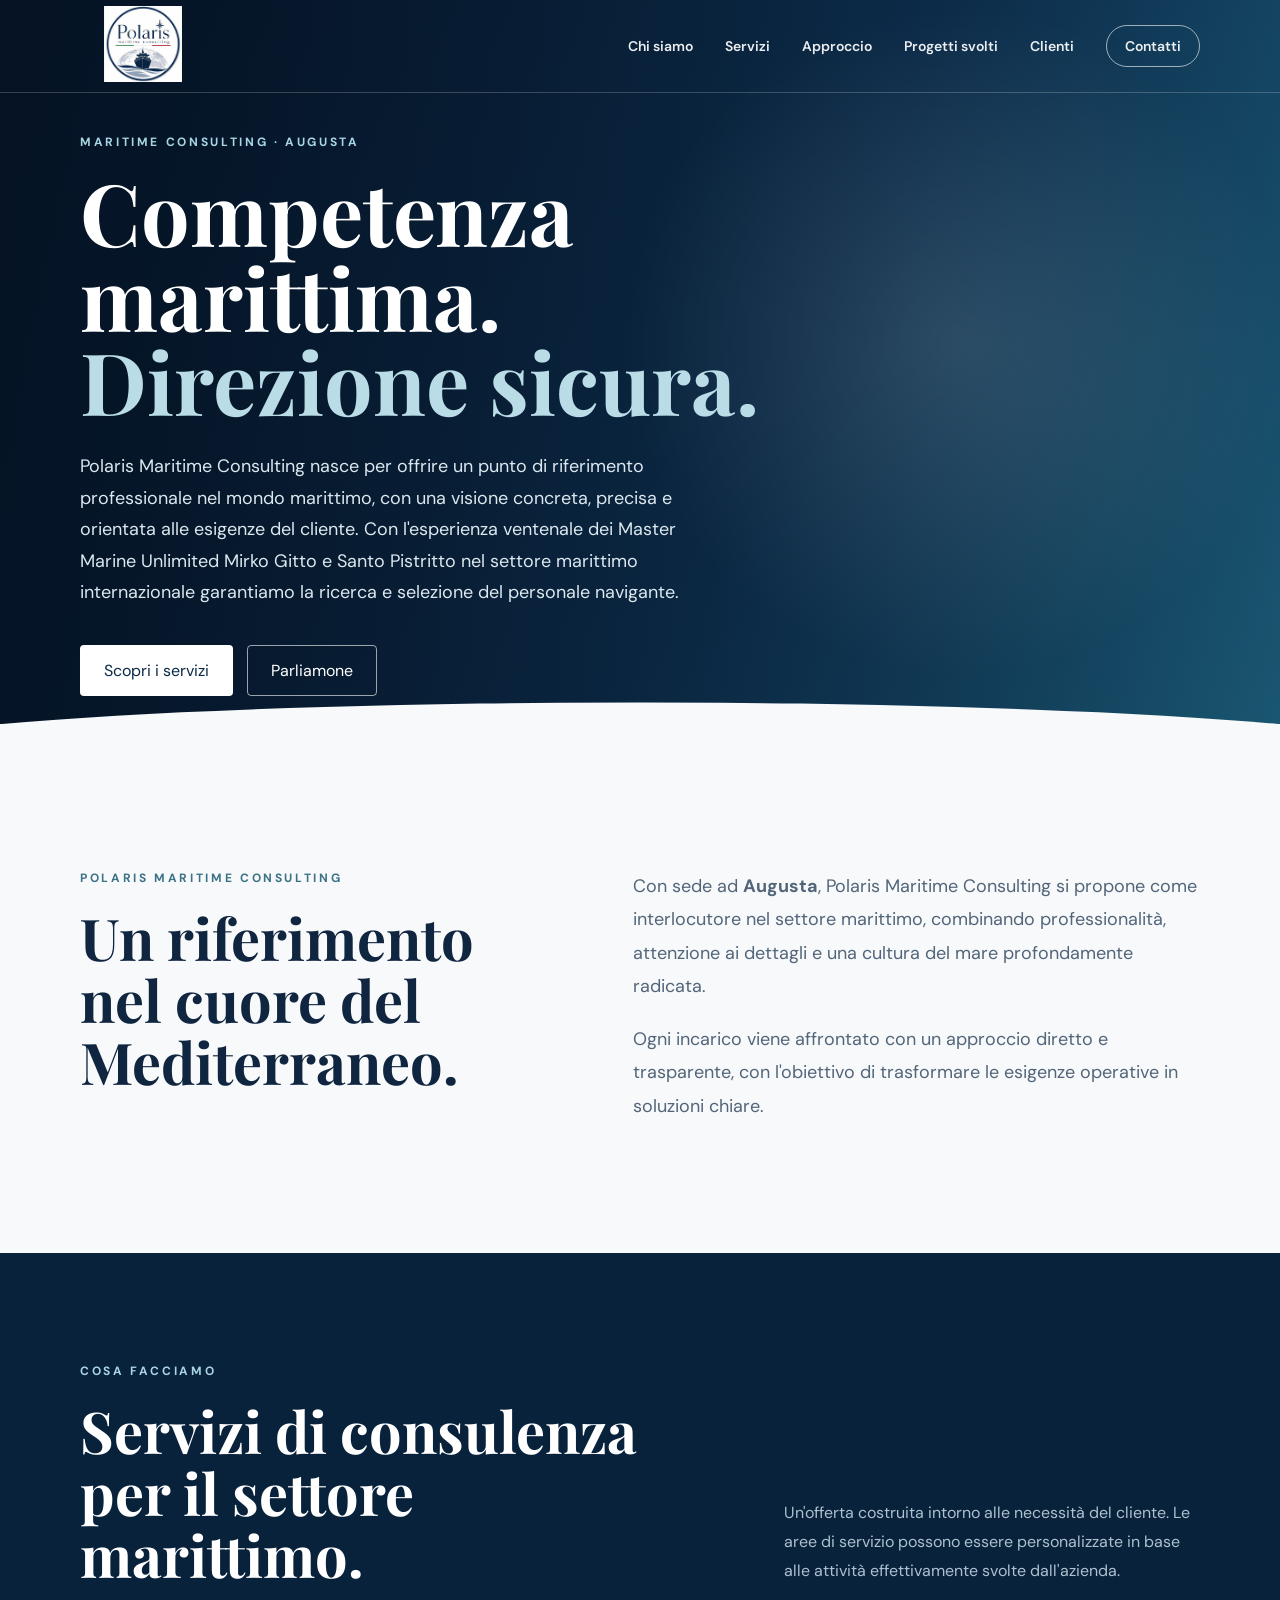
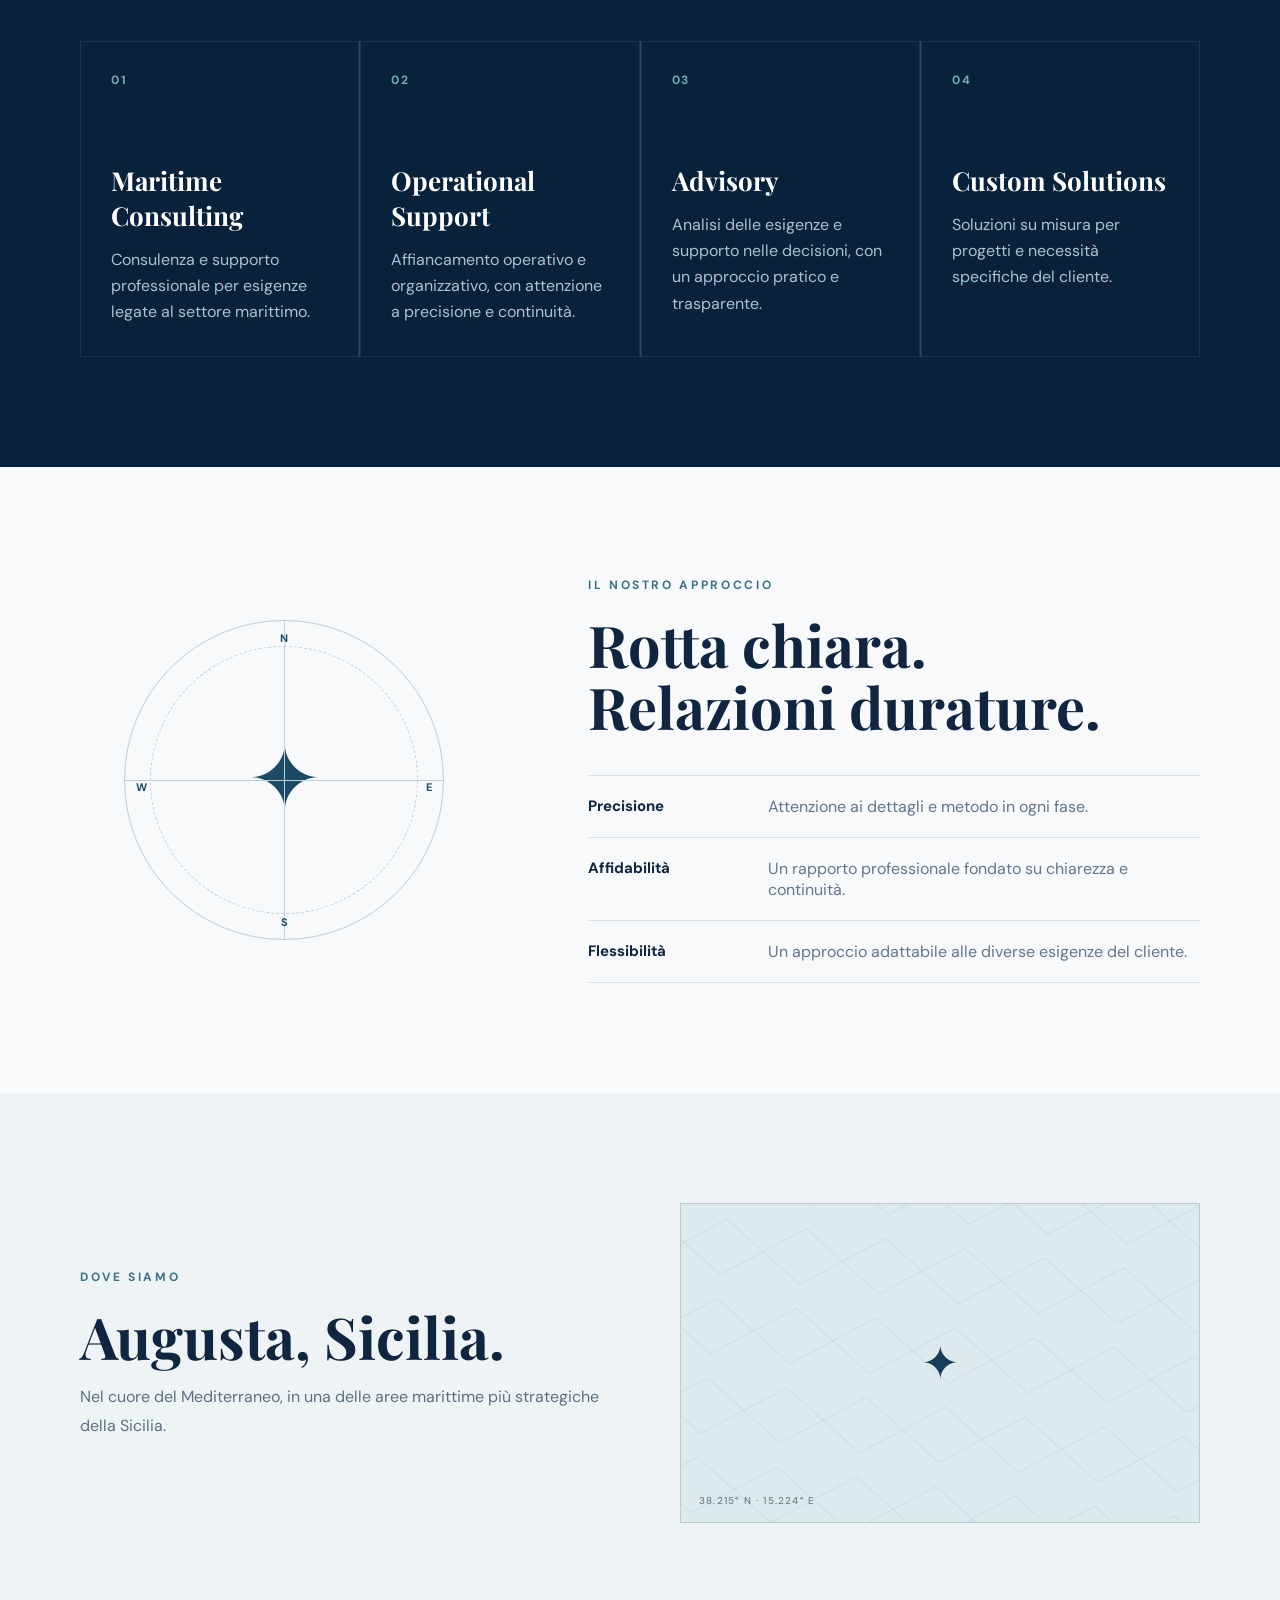
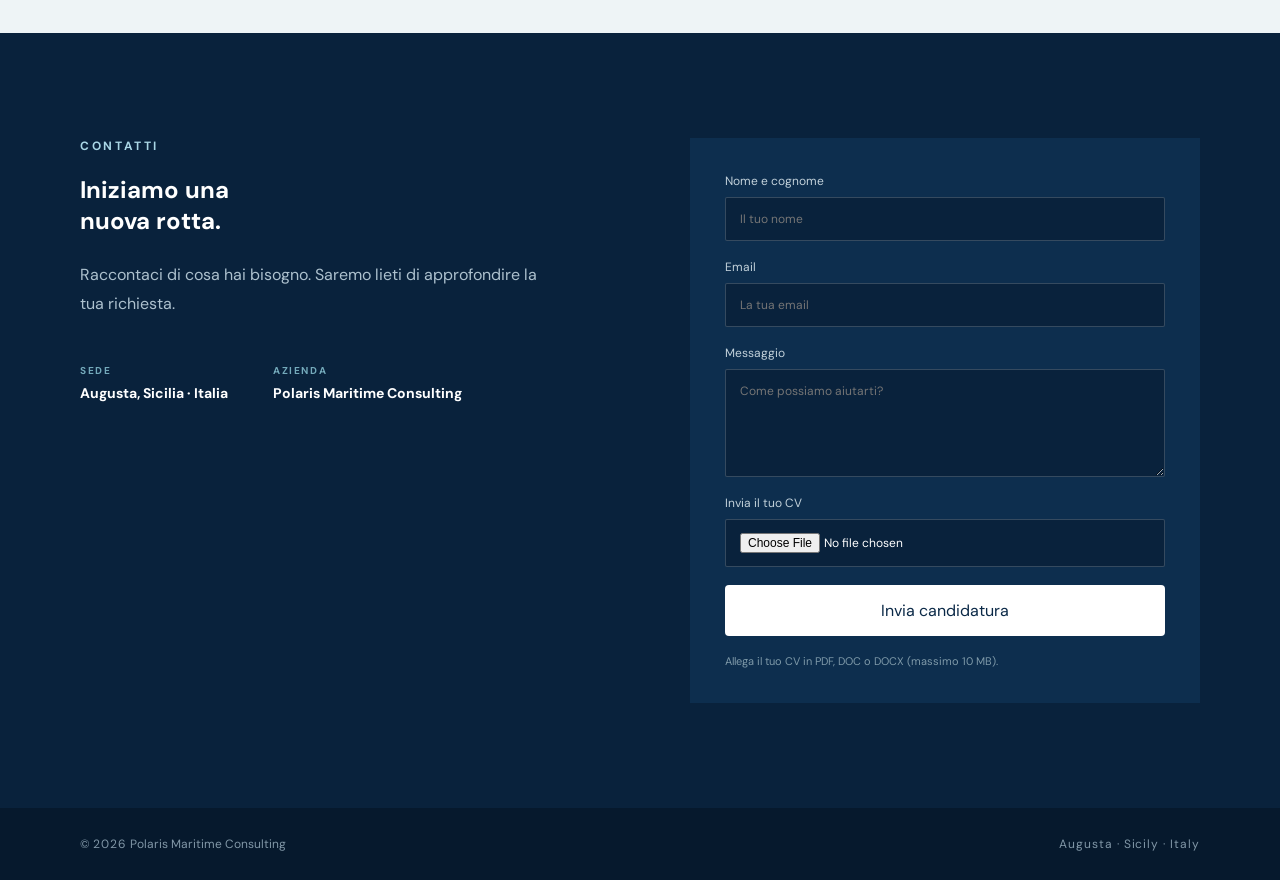
<file: index.html>
<!doctype html>
<html lang="it">
<head>
  <meta charset="utf-8">
  <meta name="viewport" content="width=device-width, initial-scale=1">
  <meta name="description" content="Polaris Maritime Consulting - consulenza marittima ad Augusta.">
  <title>Polaris Maritime Consulting | Augusta</title>
  <link rel="preconnect" href="https://fonts.googleapis.com">
  <link rel="preconnect" href="https://fonts.gstatic.com" crossorigin>
  <link href="https://fonts.googleapis.com/css2?family=DM+Sans:wght@400;500;600;700&family=Playfair+Display:wght@600;700&display=swap" rel="stylesheet">
  <link rel="stylesheet" href="styles.css">
</head>
<body>
  <header class="site-header" id="top">
    <div class="container nav-wrap">
      <a class="brand" href="#top" aria-label="Polaris Maritime Consulting">
        <img src="logo.jpg" alt="Polaris Maritime Consulting">
      </a>
      <button class="menu-toggle" aria-label="Apri menu" aria-expanded="false">☰</button>
      <nav class="nav" aria-label="Navigazione principale">
        <a href="#azienda">Chi siamo</a>
        <a href="#servizi">Servizi</a>
        <a href="#approccio">Approccio</a>
        <a href="progetti.html">Progetti svolti</a>
        <a href="clienti.html">Clienti</a>
        <a href="#contatti" class="nav-cta">Contatti</a>
      </nav>
    </div>
  </header>

  <main>
    <section class="hero">
      <div class="hero-overlay"></div>
      <div class="container hero-content">
        <p class="eyebrow">MARITIME CONSULTING · AUGUSTA</p>
        <h1>Competenza marittima.<br><span>Direzione sicura.</span></h1>
        <p class="hero-text">
          Polaris Maritime Consulting nasce per offrire un punto di riferimento professionale
          nel mondo marittimo, con una visione concreta, precisa e orientata alle esigenze del cliente. Con l'esperienza ventenale dei Master Marine Unlimited Mirko Gitto e Santo Pistritto 
          nel settore marittimo internazionale garantiamo la ricerca e selezione del personale navigante.
        </p>
        <div class="hero-actions">
          <a class="button button-primary" href="#servizi">Scopri i servizi</a>
          <a class="button button-ghost" href="#contatti">Parliamone</a>
        </div>
      </div>
      <div class="hero-wave"></div>
    </section>

    <section class="intro section" id="azienda">
      <div class="container two-col">
        <div>
          <p class="eyebrow dark">POLARIS MARITIME CONSULTING</p>
          <h2>Un riferimento nel cuore del Mediterraneo.</h2>
        </div>
        <div class="lead">
          <p>
            Con sede ad <strong>Augusta</strong>, Polaris Maritime Consulting si propone come
            interlocutore nel settore marittimo, combinando professionalità, attenzione ai dettagli
            e una cultura del mare profondamente radicata.
          </p>
          <p>
            Ogni incarico viene affrontato con un approccio diretto e trasparente, con l'obiettivo
            di trasformare le esigenze operative in soluzioni chiare.
          </p>
        </div>
      </div>
    </section>

    <section class="services section section-dark" id="servizi">
      <div class="container">
        <div class="section-heading">
          <div>
            <p class="eyebrow">COSA FACCIAMO</p>
            <h2>Servizi di consulenza<br>per il settore marittimo.</h2>
          </div>
          <p>
            Un'offerta costruita intorno alle necessità del cliente. Le aree di servizio possono
            essere personalizzate in base alle attività effettivamente svolte dall'azienda.
          </p>
        </div>

        <div class="cards">
          <article class="service-card">
            <span class="number">01</span>
            <h3>Maritime Consulting</h3>
            <p>Consulenza e supporto professionale per esigenze legate al settore marittimo.</p>
          </article>
          <article class="service-card">
            <span class="number">02</span>
            <h3>Operational Support</h3>
            <p>Affiancamento operativo e organizzativo, con attenzione a precisione e continuità.</p>
          </article>
          <article class="service-card">
            <span class="number">03</span>
            <h3>Advisory</h3>
            <p>Analisi delle esigenze e supporto nelle decisioni, con un approccio pratico e trasparente.</p>
          </article>
          <article class="service-card">
            <span class="number">04</span>
            <h3>Custom Solutions</h3>
            <p>Soluzioni su misura per progetti e necessità specifiche del cliente.</p>
          </article>
        </div>
      </div>
    </section>

    <section class="approach section" id="approccio">
      <div class="container approach-grid">
        <div class="compass">
          <div class="compass-ring"></div>
          <div class="compass-star">✦</div>
          <span>N</span><span>E</span><span>S</span><span>W</span>
        </div>
        <div>
          <p class="eyebrow dark">IL NOSTRO APPROCCIO</p>
          <h2>Rotta chiara.<br>Relazioni durature.</h2>
          <div class="principles">
            <div><b>Precisione</b><span>Attenzione ai dettagli e metodo in ogni fase.</span></div>
            <div><b>Affidabilità</b><span>Un rapporto professionale fondato su chiarezza e continuità.</span></div>
            <div><b>Flessibilità</b><span>Un approccio adattabile alle diverse esigenze del cliente.</span></div>
          </div>
        </div>
      </div>
    </section>

    <section class="location section">
      <div class="container location-box">
        <div>
          <p class="eyebrow dark">DOVE SIAMO</p>
          <h2>Augusta, Sicilia.</h2>
          <p>Nel cuore del Mediterraneo, in una delle aree marittime più strategiche della Sicilia.</p>
        </div>
        <div class="map-placeholder">
          <div class="map-grid"></div>
          <div class="pin">✦</div>
          <span>38.215° N · 15.224° E</span>
        </div>
      </div>
    </section>

    <section class="contact section-dark" id="contatti">
      <div class="container contact-grid">
        <div>
          <p class="eyebrow">CONTATTI</p>
          <h2>Iniziamo una<br>nuova rotta.</h2>
          <p class="contact-copy">
            Raccontaci di cosa hai bisogno. Saremo lieti di approfondire la tua richiesta.
          </p>
          <div class="contact-details">
            <div><small>SEDE</small><strong>Augusta, Sicilia · Italia</strong></div>
            <div><small>AZIENDA</small><strong>Polaris Maritime Consulting</strong></div>
          </div>
        </div>

        <form class="contact-form" id="contactForm" action="https://formsubmit.co/equipaggi@servizipolaris.it" method="POST" enctype="multipart/form-data">
  <input type="hidden" name="_subject" value="Nuova candidatura - Polaris Maritime Consulting">
  <input type="hidden" name="_template" value="table">
  <input type="hidden" name="_url" value="https://servizipolaris.it/">
  <input type="text" name="_honey" style="display:none">

  <label>
    Nome e cognome
    <input required type="text" name="name" placeholder="Il tuo nome">
  </label>

  <label>
    Email
    <input required type="email" name="email" placeholder="La tua email">
  </label>

  <label>
    Messaggio
    <textarea required name="message" rows="5" placeholder="Come possiamo aiutarti?"></textarea>
  </label>

  <label>
    Invia il tuo CV
    <input required type="file" name="attachment" accept=".pdf,.doc,.docx,application/pdf,application/msword,application/vnd.openxmlformats-officedocument.wordprocessingml.document">
  </label>

  <button class="button button-primary" type="submit">Invia candidatura</button>

  <p class="form-note" id="formNote">
    Allega il tuo CV in PDF, DOC o DOCX (massimo 10 MB).
  </p>
</form>
      </div>
    </section>
  </main>

  <footer class="footer">
    <div class="container footer-inner">
      <span>© <span id="year"></span> Polaris Maritime Consulting</span>
      <span>Augusta · Sicily · Italy</span>
    </div>
  </footer>

  <script src="script.js"></script>
</body>
</html>
</file>
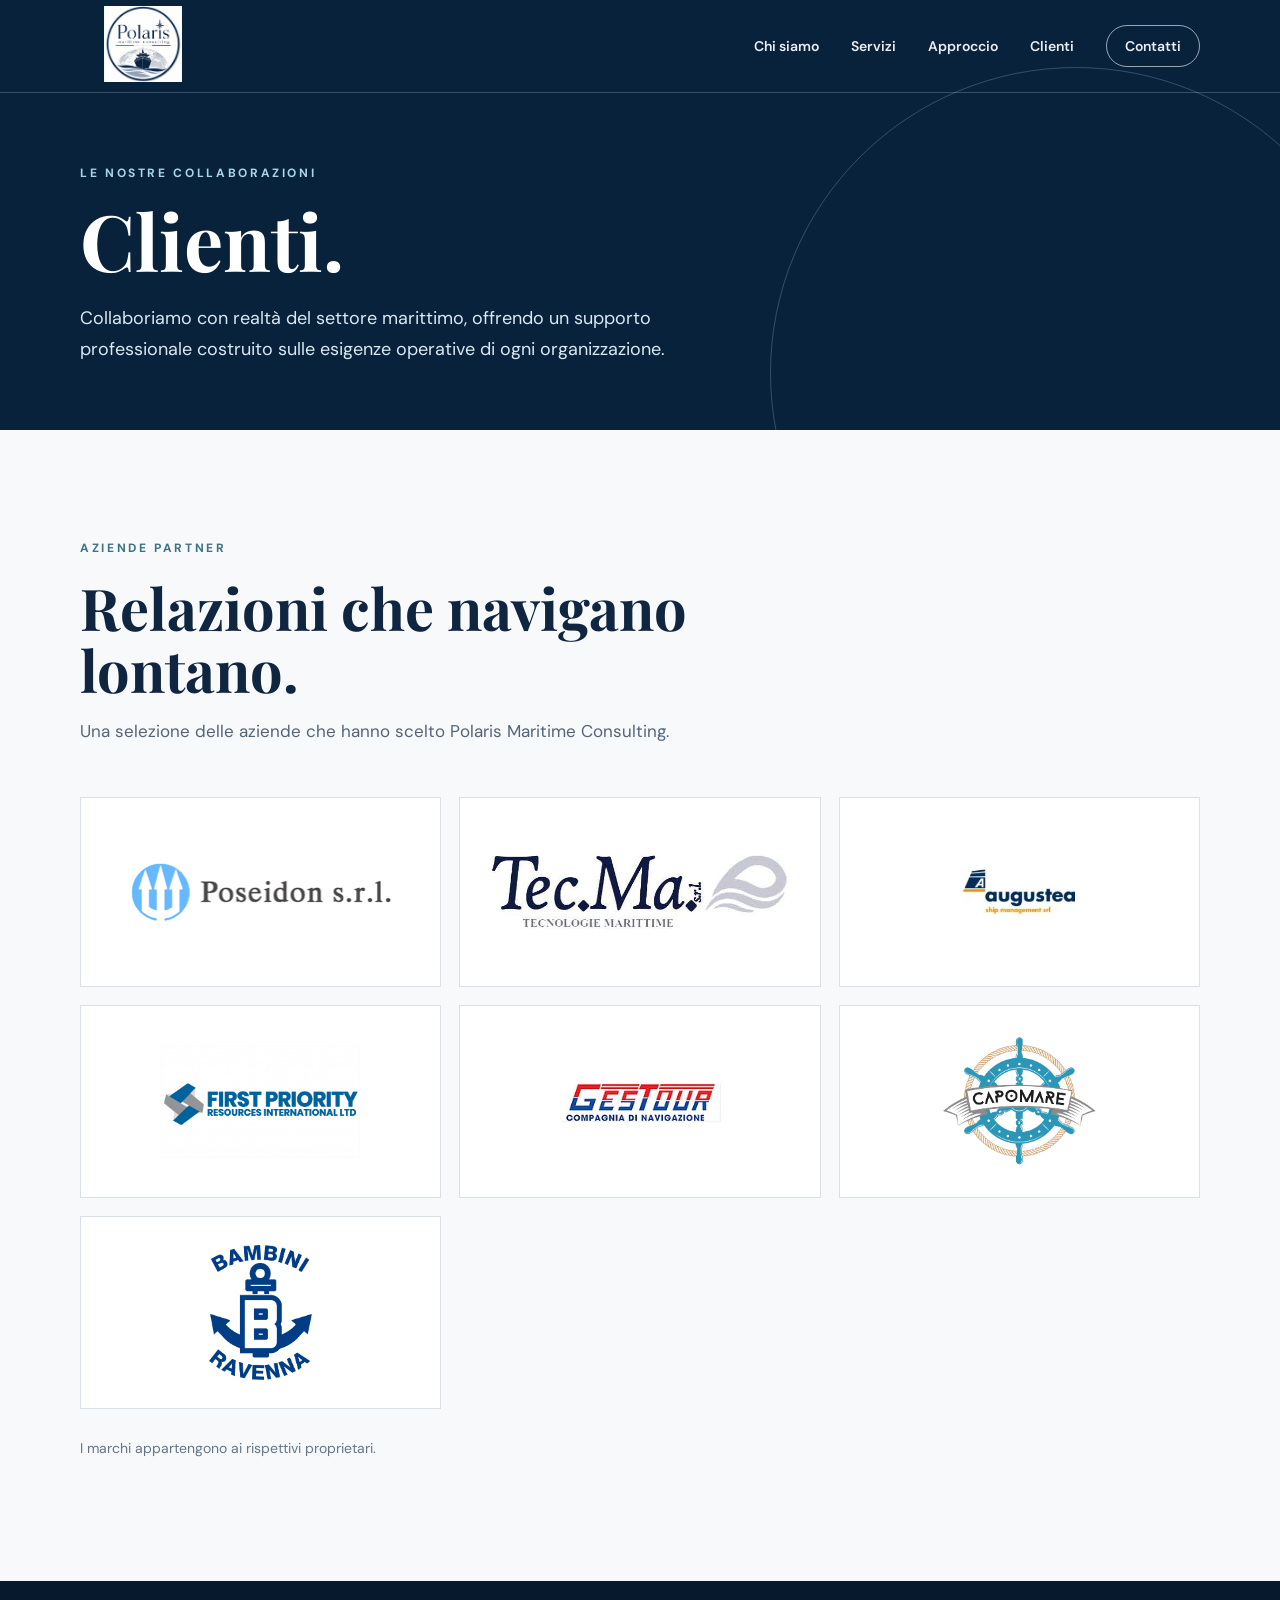
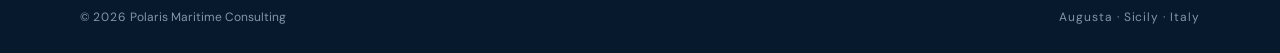
<file: clienti.html>
<!doctype html>
<html lang="it">
<head>
  <meta charset="utf-8">
  <meta name="viewport" content="width=device-width, initial-scale=1">
  <meta name="description" content="I clienti di Polaris Maritime Consulting.">
  <title>Clienti | Polaris Maritime Consulting</title>
  <link rel="preconnect" href="https://fonts.googleapis.com">
  <link rel="preconnect" href="https://fonts.gstatic.com" crossorigin>
  <link href="https://fonts.googleapis.com/css2?family=DM+Sans:wght@400;500;600;700&family=Playfair+Display:wght@600;700&display=swap" rel="stylesheet">
  <link rel="stylesheet" href="styles.css">
  <style>
    .clients-hero { min-height: 430px; display: flex; align-items: center; position: relative; overflow: hidden; color: #fff; background: #09223c; }
    .clients-hero::after { content: ""; position: absolute; right: -8%; bottom: -58%; width: 610px; height: 610px; border: 1px solid rgba(185, 220, 230, .24); border-radius: 50%; }
    .clients-hero .hero-content { padding-top: 100px; }
    .clients-hero h1 { font-family: "Playfair Display", serif; font-size: clamp(48px, 7vw, 78px); line-height: 1; margin: 0; }
    .clients-hero p:last-child { max-width: 590px; margin: 24px 0 0; color: #dce8ef; font-size: 18px; line-height: 1.75; }
    .client-section { background: #f7f9fb; }
    .client-heading { max-width: 700px; margin-bottom: 50px; }
    .client-heading p:last-child { color: #526579; font-size: 17px; line-height: 1.75; margin-bottom: 0; }
    .client-grid { display: grid; grid-template-columns: repeat(3, minmax(0, 1fr)); gap: 18px; }
    .client-card { min-height: 190px; display: flex; align-items: center; justify-content: center; padding: 28px; border: 1px solid #d8e2e6; background: #fff; }
    .client-card img { display: block; max-width: 100%; max-height: 112px; width: auto; height: auto; object-fit: contain; }
    .client-card.capomare img, .client-card.bambini img { max-height: 135px; }
    .client-note { margin-top: 30px; color: #63768a; font-size: 14px; }
    @media (max-width: 800px) { .client-grid { grid-template-columns: repeat(2, minmax(0, 1fr)); } }
    @media (max-width: 520px) { .client-grid { grid-template-columns: 1fr; } .client-card { min-height: 165px; } }
  </style>
</head>
<body>
  <header class="site-header" id="top">
    <div class="container nav-wrap">
      <a class="brand" href="index.html" aria-label="Polaris Maritime Consulting">
        <img src="logo.jpg" alt="Polaris Maritime Consulting">
      </a>
      <button class="menu-toggle" aria-label="Apri menu" aria-expanded="false">☰</button>
      <nav class="nav" aria-label="Navigazione principale">
        <a href="index.html#azienda">Chi siamo</a>
        <a href="index.html#servizi">Servizi</a>
        <a href="index.html#approccio">Approccio</a>
        <a href="clienti.html" aria-current="page">Clienti</a>
        <a href="index.html#contatti" class="nav-cta">Contatti</a>
      </nav>
    </div>
  </header>

  <main>
    <section class="clients-hero">
      <div class="container hero-content">
        <p class="eyebrow">LE NOSTRE COLLABORAZIONI</p>
        <h1>Clienti.</h1>
        <p>Collaboriamo con realtà del settore marittimo, offrendo un supporto professionale costruito sulle esigenze operative di ogni organizzazione.</p>
      </div>
    </section>

    <section class="client-section section">
      <div class="container">
        <div class="client-heading">
          <p class="eyebrow dark">AZIENDE PARTNER</p>
          <h2>Relazioni che navigano lontano.</h2>
          <p>Una selezione delle aziende che hanno scelto Polaris Maritime Consulting.</p>
        </div>
        <div class="client-grid" aria-label="Elenco clienti">
          <article class="client-card"><img src="assets/clienti/poseidon.png" alt="Poseidon S.r.l."></article>
          <article class="client-card"><img src="assets/clienti/tecma.png" alt="Tec.Ma. S.r.l. - Tecnologie Marittime"></article>
          <article class="client-card"><img src="assets/clienti/augustea.png" alt="Augustea Ship Management S.r.l."></article>
          <article class="client-card"><img src="assets/clienti/first-priority.png" alt="First Priority Resources International Ltd"></article>
          <article class="client-card"><img src="assets/clienti/gestour.png" alt="Gestour Compagnia di Navigazione"></article>
          <article class="client-card capomare"><img src="assets/clienti/capomare.png" alt="Capomare"></article>
          <article class="client-card bambini"><img src="assets/clienti/bambini.png" alt="Bambini S.p.A."></article>
        </div>
        <p class="client-note">I marchi appartengono ai rispettivi proprietari.</p>
      </div>
    </section>
  </main>

  <footer class="footer">
    <div class="container footer-inner">
      <span>© <span id="year"></span> Polaris Maritime Consulting</span>
      <span>Augusta · Sicily · Italy</span>
    </div>
  </footer>

  <script src="script.js"></script>
</body>
</html>
</file>
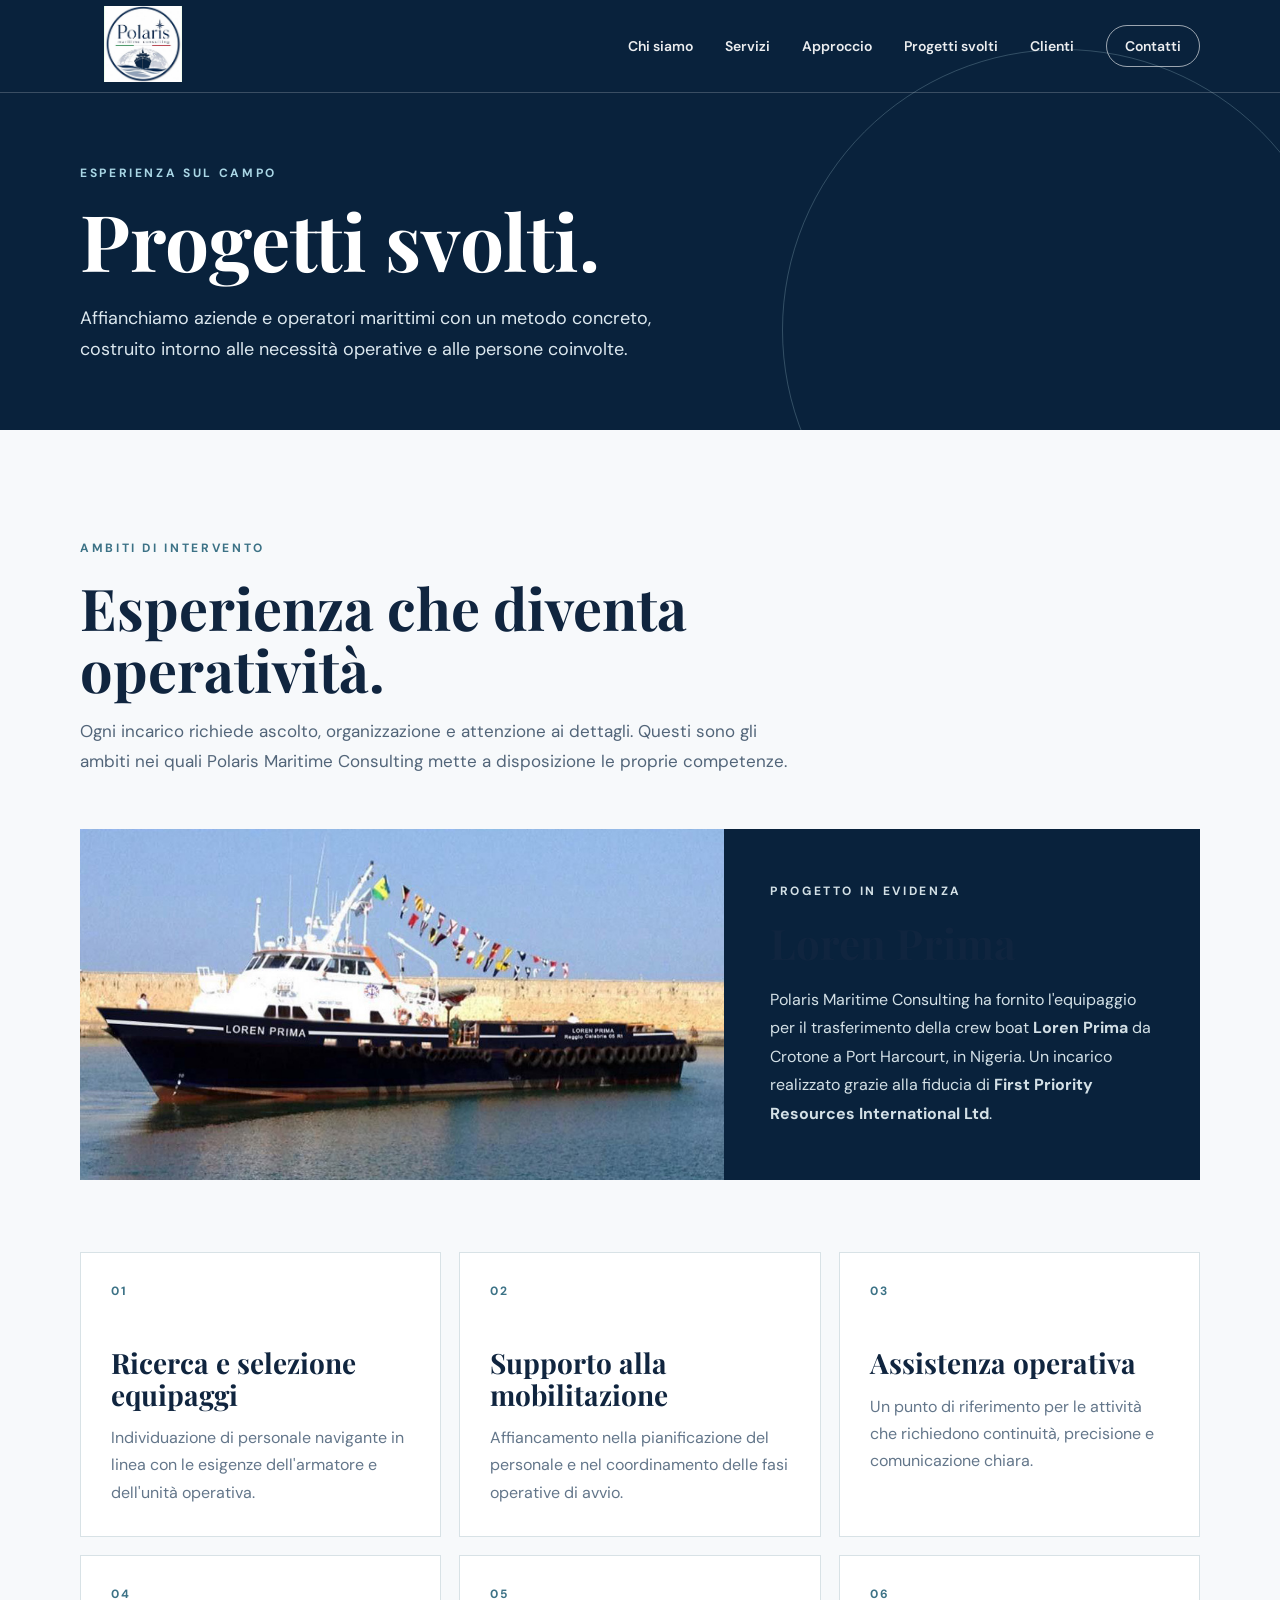
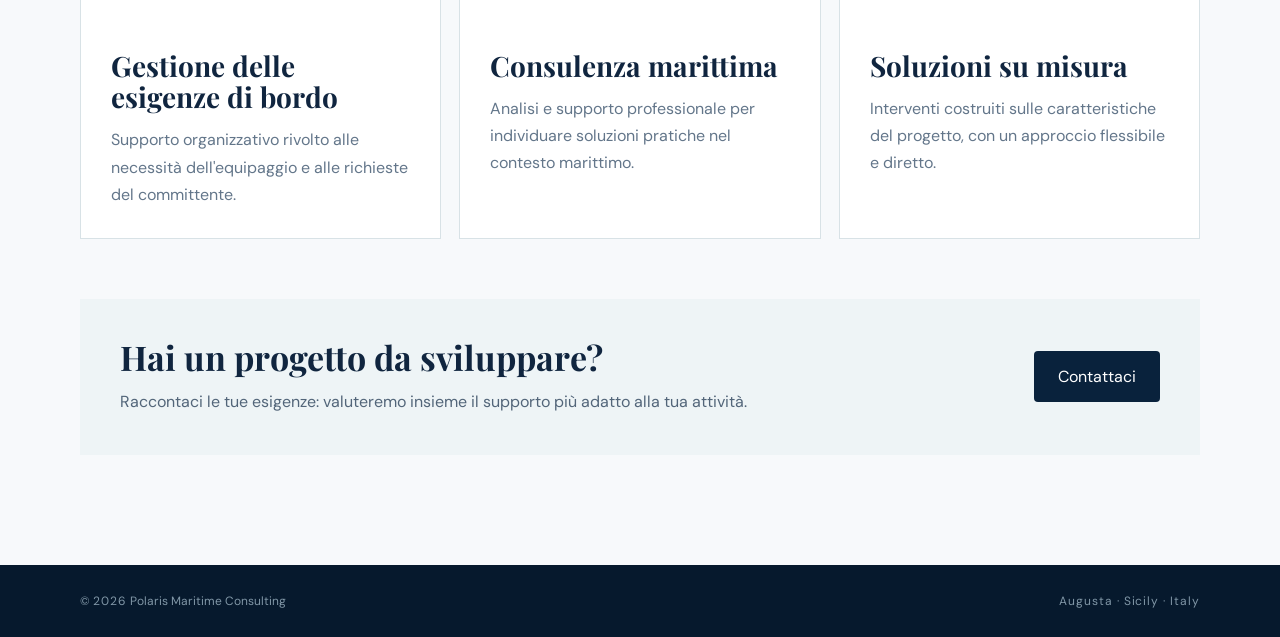
<file: progetti.html>
<!doctype html>
<html lang="it">
<head>
  <meta charset="utf-8">
  <meta name="viewport" content="width=device-width, initial-scale=1">
  <meta name="description" content="Progetti svolti da Polaris Maritime Consulting.">
  <title>Progetti svolti | Polaris Maritime Consulting</title>
  <link rel="preconnect" href="https://fonts.googleapis.com">
  <link rel="preconnect" href="https://fonts.gstatic.com" crossorigin>
  <link href="https://fonts.googleapis.com/css2?family=DM+Sans:wght@400;500;600;700&family=Playfair+Display:wght@600;700&display=swap" rel="stylesheet">
  <link rel="stylesheet" href="styles.css">
  <style>
    .projects-hero{min-height:430px;display:flex;align-items:center;position:relative;overflow:hidden;color:#fff;background:#09223c}.projects-hero:after{content:"";position:absolute;right:-5%;bottom:-42%;width:560px;height:560px;border:1px solid rgba(185,220,230,.24);border-radius:50%}.projects-hero .hero-content{padding-top:100px}.projects-hero h1{margin:0;font-family:"Playfair Display",serif;font-size:clamp(48px,7vw,78px);line-height:1}.projects-hero p:last-child{max-width:620px;margin:24px 0 0;color:#dce8ef;font-size:18px;line-height:1.75}.projects-intro{max-width:720px;margin-bottom:52px}.projects-intro p:last-child{color:#526579;font-size:17px;line-height:1.75}.featured-project{display:grid;grid-template-columns:1.15fr .85fr;margin-bottom:72px;background:#09223c;color:#fff}.featured-project img{width:100%;height:100%;min-height:340px;object-fit:cover;display:block}.featured-copy{padding:52px 46px;display:flex;flex-direction:column;justify-content:center}.featured-copy h2{margin:0 0 20px;font-family:"Playfair Display",serif;font-size:42px;line-height:1.08}.featured-copy p{margin:0;color:#d3e0e6;line-height:1.78}.featured-copy .eyebrow{margin-bottom:18px}.project-grid{display:grid;grid-template-columns:repeat(3,minmax(0,1fr));gap:18px}.project-card{min-height:260px;padding:30px;border:1px solid #d8e2e6;background:#fff;display:flex;flex-direction:column}.project-card .number{margin-bottom:48px;color:#3c7286}.project-card h2{margin:0 0 14px;font-family:"Playfair Display",serif;font-size:28px;line-height:1.12;color:#10253f}.project-card p{margin:0;color:#63768a;line-height:1.7}.projects-note{margin-top:60px;padding:40px;display:grid;grid-template-columns:1fr auto;gap:35px;align-items:center;background:#eef4f6}.projects-note h2{margin:0 0 12px;font-family:"Playfair Display",serif;font-size:34px;color:#10253f}.projects-note p{margin:0;max-width:650px;color:#526579;line-height:1.7}.projects-note .button{white-space:nowrap;color:#fff;background:#09223c}@media(max-width:800px){.featured-project,.project-grid{grid-template-columns:repeat(2,minmax(0,1fr))}.featured-project{grid-template-columns:1fr}.featured-project img{min-height:270px}.projects-note{grid-template-columns:1fr}}@media(max-width:520px){.project-grid{grid-template-columns:1fr}.project-card{min-height:220px}.featured-copy{padding:38px 28px}.featured-copy h2{font-size:34px}}
  </style>
</head>
<body>
  <header class="site-header" id="top"><div class="container nav-wrap"><a class="brand" href="index.html" aria-label="Polaris Maritime Consulting"><img src="logo.jpg" alt="Polaris Maritime Consulting"></a><button class="menu-toggle" aria-label="Apri menu" aria-expanded="false">☰</button><nav class="nav" aria-label="Navigazione principale"><a href="index.html#azienda">Chi siamo</a><a href="index.html#servizi">Servizi</a><a href="index.html#approccio">Approccio</a><a href="progetti.html" aria-current="page">Progetti svolti</a><a href="clienti.html">Clienti</a><a href="index.html#contatti" class="nav-cta">Contatti</a></nav></div></header>
  <main>
    <section class="projects-hero"><div class="container hero-content"><p class="eyebrow">ESPERIENZA SUL CAMPO</p><h1>Progetti svolti.</h1><p>Affianchiamo aziende e operatori marittimi con un metodo concreto, costruito intorno alle necessità operative e alle persone coinvolte.</p></div></section>
    <section class="section"><div class="container"><div class="projects-intro"><p class="eyebrow dark">AMBITI DI INTERVENTO</p><h2>Esperienza che diventa operatività.</h2><p>Ogni incarico richiede ascolto, organizzazione e attenzione ai dettagli. Questi sono gli ambiti nei quali Polaris Maritime Consulting mette a disposizione le proprie competenze.</p></div><article class="featured-project"><img src="assets/progetti/loren-prima.png" alt="Crew boat Loren Prima"><div class="featured-copy"><p class="eyebrow">PROGETTO IN EVIDENZA</p><h2>Loren Prima</h2><p>Polaris Maritime Consulting ha fornito l'equipaggio per il trasferimento della crew boat <strong>Loren Prima</strong> da Crotone a Port Harcourt, in Nigeria. Un incarico realizzato grazie alla fiducia di <strong>First Priority Resources International Ltd</strong>.</p></div></article><div class="project-grid"><article class="project-card"><span class="number">01</span><h2>Ricerca e selezione equipaggi</h2><p>Individuazione di personale navigante in linea con le esigenze dell'armatore e dell'unità operativa.</p></article><article class="project-card"><span class="number">02</span><h2>Supporto alla mobilitazione</h2><p>Affiancamento nella pianificazione del personale e nel coordinamento delle fasi operative di avvio.</p></article><article class="project-card"><span class="number">03</span><h2>Assistenza operativa</h2><p>Un punto di riferimento per le attività che richiedono continuità, precisione e comunicazione chiara.</p></article><article class="project-card"><span class="number">04</span><h2>Gestione delle esigenze di bordo</h2><p>Supporto organizzativo rivolto alle necessità dell'equipaggio e alle richieste del committente.</p></article><article class="project-card"><span class="number">05</span><h2>Consulenza marittima</h2><p>Analisi e supporto professionale per individuare soluzioni pratiche nel contesto marittimo.</p></article><article class="project-card"><span class="number">06</span><h2>Soluzioni su misura</h2><p>Interventi costruiti sulle caratteristiche del progetto, con un approccio flessibile e diretto.</p></article></div><div class="projects-note"><div><h2>Hai un progetto da sviluppare?</h2><p>Raccontaci le tue esigenze: valuteremo insieme il supporto più adatto alla tua attività.</p></div><a class="button" href="index.html#contatti">Contattaci</a></div></div></section>
  </main>
  <footer class="footer"><div class="container footer-inner"><span>© <span id="year"></span> Polaris Maritime Consulting</span><span>Augusta · Sicily · Italy</span></div></footer><script src="script.js"></script>
</body>
</html>
</file>
<file: styles.css>
*{box-sizing:border-box}html{scroll-behavior:smooth}body{margin:0;color:#10253f;font-family:"DM Sans",sans-serif;background:#f7f9fb}a{color:inherit;text-decoration:none}.container{width:min(1120px,92%);margin:auto}.site-header{position:absolute;top:0;left:0;right:0;z-index:10;color:#fff;border-bottom:1px solid rgba(255,255,255,.2)}.nav-wrap{height:92px;display:flex;align-items:center;justify-content:space-between}.brand img{width:126px;height:76px;object-fit:contain;mix-blend-mode:screen}.nav{display:flex;align-items:center;gap:32px;font-size:14px;font-weight:600}.nav a{opacity:.92}.nav a:hover{opacity:1}.nav-cta{padding:11px 18px;border:1px solid rgba(255,255,255,.65);border-radius:30px}.menu-toggle{display:none;background:none;border:0;color:#fff;font-size:28px}.hero{min-height:760px;display:flex;align-items:center;position:relative;overflow:hidden;color:#fff;background:linear-gradient(115deg,#071a32 5%,#123b61 58%,#23708c 100%)}.hero:after{content:"";position:absolute;inset:0;background:radial-gradient(circle at 75% 45%,rgba(255,255,255,.12),transparent 32%);pointer-events:none}.hero-overlay{position:absolute;inset:0;background:linear-gradient(90deg,rgba(4,17,33,.82),rgba(5,30,52,.3))}.hero-content{position:relative;z-index:2;padding-top:70px}.eyebrow{letter-spacing:.22em;font-size:12px;font-weight:700;margin:0 0 20px;color:#a9d6e5}.eyebrow.dark{color:#3c7286}.hero h1{font-family:"Playfair Display",serif;font-size:clamp(48px,7vw,86px);line-height:.98;margin:0 0 28px;max-width:850px}.hero h1 span{color:#b9dce6}.hero-text{font-size:18px;line-height:1.75;max-width:620px;color:#dce8ef}.hero-actions{display:flex;gap:14px;margin-top:36px}.button{display:inline-block;padding:14px 23px;border-radius:4px;font-weight:700;border:1px solid transparent;cursor:pointer;font:inherit}.button-primary{background:#fff;color:#0b2947}.button-primary:hover{background:#eaf4f7}.button-ghost{border-color:rgba(255,255,255,.6);color:#fff}.hero-wave{position:absolute;bottom:-1px;left:-2%;width:104%;height:90px;background:#f7f9fb;clip-path:ellipse(62% 65% at 50% 100%)}.section{padding:110px 0}.two-col{display:grid;grid-template-columns:1fr 1.2fr;gap:80px}.section h2{font-family:"Playfair Display",serif;font-size:clamp(38px,4.5vw,58px);line-height:1.08;margin:0;color:#10253f}.lead{font-size:18px;line-height:1.85;color:#526579}.lead p{margin-top:0;margin-bottom:20px}.section-dark{background:#09223c;color:#fff}.section-dark h2{color:#fff}.section-heading{display:grid;grid-template-columns:1.2fr .8fr;gap:80px;align-items:end;margin-bottom:55px}.section-heading>p{color:#adc1ce;line-height:1.8;margin:0}.cards{display:grid;grid-template-columns:repeat(4,1fr);gap:1px;background:rgba(255,255,255,.16)}.service-card{min-height:290px;padding:30px;background:#09223c;border:1px solid rgba(255,255,255,.08);transition:.25s}.service-card:hover{transform:translateY(-6px);background:#0d2e4e}.number{display:block;color:#74aabb;font-weight:700;font-size:12px;letter-spacing:.16em;margin-bottom:75px}.service-card h3{font-family:"Playfair Display",serif;font-size:26px;margin:0 0 14px}.service-card p{color:#adc1ce;line-height:1.65;margin:0}.approach-grid{display:grid;grid-template-columns:.8fr 1.2fr;gap:100px;align-items:center}.compass{width:320px;height:320px;border-radius:50%;border:1px solid #bdd0d7;margin:auto;position:relative;display:grid;place-items:center;color:#1b4a65}.compass:before,.compass:after{content:"";position:absolute;background:#bdd0d7}.compass:before{width:1px;height:100%;left:50%}.compass:after{height:1px;width:100%;top:50%}.compass-ring{position:absolute;inset:25px;border:1px dashed #bdd0d7;border-radius:50%}.compass-star{font-size:90px;line-height:1}.compass span{position:absolute;font-size:11px;font-weight:700}.compass span:nth-of-type(1){top:10px}.compass span:nth-of-type(2){right:11px;top:50%}.compass span:nth-of-type(3){bottom:10px}.compass span:nth-of-type(4){left:11px;top:50%}.principles{margin-top:38px;border-top:1px solid #d8e2e6}.principles div{display:grid;grid-template-columns:160px 1fr;gap:20px;padding:20px 0;border-bottom:1px solid #d8e2e6}.principles b{font-size:15px}.principles span{color:#63768a}.location{background:#eef4f6}.location-box{display:grid;grid-template-columns:1fr 1fr;gap:80px;align-items:center}.location-box p:not(.eyebrow){color:#5c7082;line-height:1.8}.map-placeholder{height:320px;border:1px solid #b9ccd4;background:#dce9ed;position:relative;overflow:hidden;display:grid;place-items:center}.map-grid{position:absolute;inset:-50px;background-image:linear-gradient(35deg,transparent 49.5%,rgba(54,106,125,.16) 50%,transparent 50.5%),linear-gradient(145deg,transparent 49.5%,rgba(54,106,125,.16) 50%,transparent 50.5%);background-size:80px 80px;transform:rotate(7deg)}.pin{font-size:46px;color:#173d5b;z-index:1}.map-placeholder span{position:absolute;bottom:15px;left:18px;font-size:10px;letter-spacing:.12em;color:#567080}.contact{padding:105px 0}.contact-grid{display:grid;grid-template-columns:1fr 1fr;gap:100px}.contact-copy{color:#adc1ce;line-height:1.8;max-width:480px;margin-top:25px}.contact-details{margin-top:45px;display:flex;gap:45px}.contact-details div{display:flex;flex-direction:column;gap:7px}.contact-details small{color:#74aabb;letter-spacing:.16em;font-size:10px;font-weight:700}.contact-details strong{font-size:14px}.contact-form{display:flex;flex-direction:column;gap:18px;padding:35px;background:#0d2e4e}.contact-form label{font-size:12px;color:#c2d1da;display:flex;flex-direction:column;gap:8px}.contact-form input,.contact-form textarea{width:100%;border:1px solid rgba(255,255,255,.18);background:#09223c;color:#fff;padding:13px 14px;border-radius:2px;font:inherit;outline:none}.contact-form input:focus,.contact-form textarea:focus{border-color:#7daebb}.form-note{font-size:11px;color:#7f9aa9;margin:0}.footer{background:#06192d;color:#8197a7;font-size:12px}.footer-inner{height:72px;display:flex;justify-content:space-between;align-items:center}.footer-inner span:last-child{letter-spacing:.08em}@media(max-width:800px){.nav{display:none;position:absolute;top:92px;left:0;right:0;padding:20px;background:#09223c;flex-direction:column;gap:20px}.nav.open{display:flex}.menu-toggle{display:block}.hero{min-height:720px}.two-col,.section-heading,.approach-grid,.location-box,.contact-grid{grid-template-columns:1fr;gap:45px}.cards{grid-template-columns:1fr 1fr}.compass{width:250px;height:250px}.contact-details{flex-direction:column;gap:22px}.section{padding:80px 0}}@media(max-width:520px){.cards{grid-template-columns:1fr}.hero h1{font-size:50px}.nav-wrap{height:80px}.brand img{width:110px;height:65px}.hero-content{padding-top:50px}.footer-inner{height:auto;padding:22px 0;gap:12px;flex-direction:column;align-items:flex-start}}
</file>
